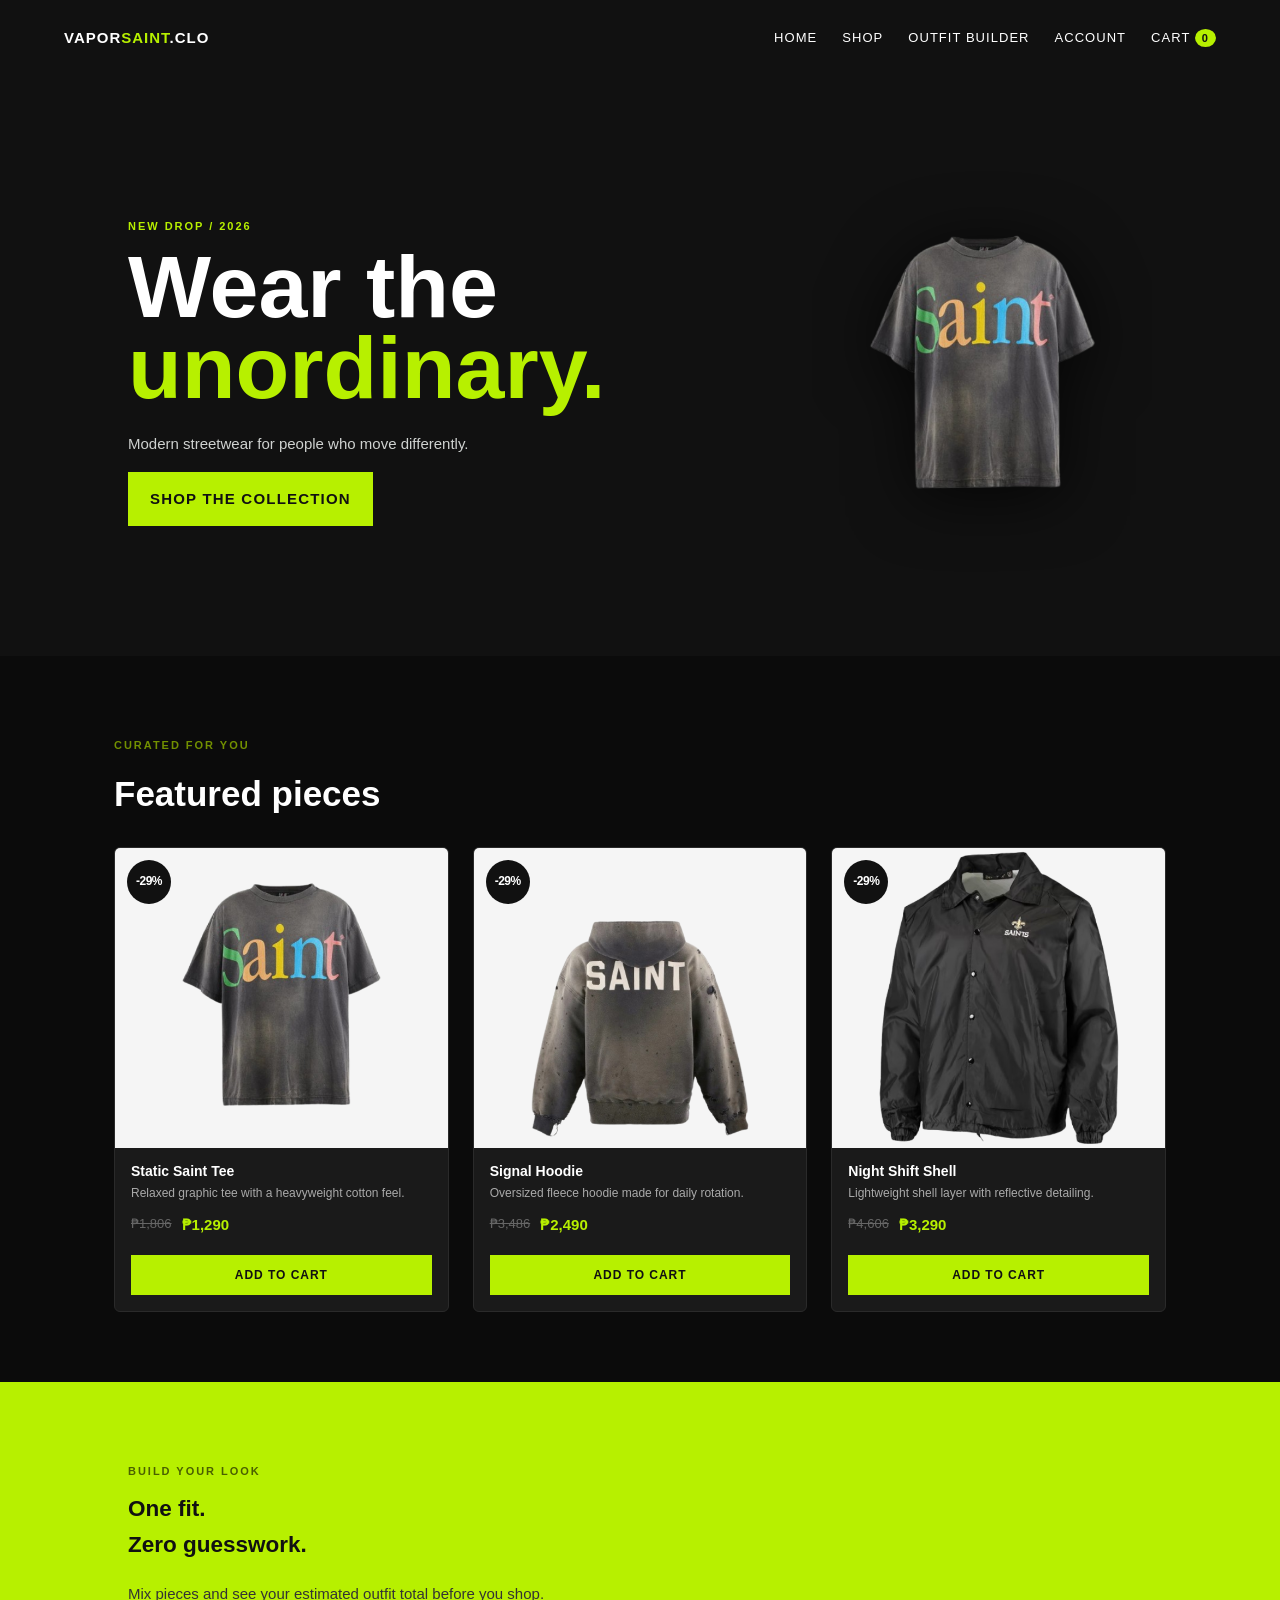
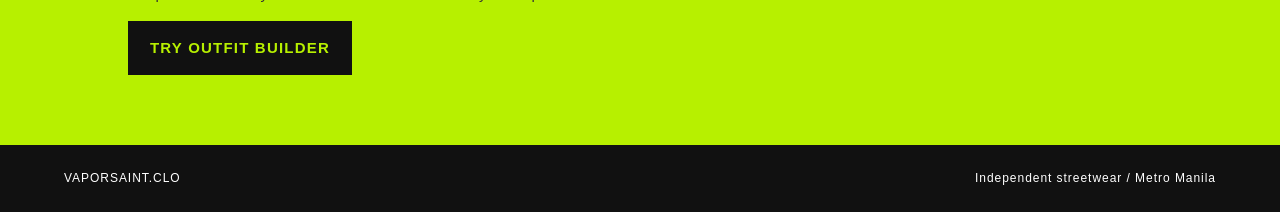
<file: index.html>
<!doctype html>
<html lang="en">
<head>
<meta charset="utf-8">
<meta name="viewport" content="width=device-width,initial-scale=1">
<title>VaporSaint.clo</title>
<link rel="stylesheet" href="css/styles.css?v=12">
</head>
<body>
<header>
<a class="brand" href="index.html">VAPOR<span>SAINT</span>.CLO</a>
<button class="menu-btn">?</button>
<nav>
<a href="index.html">Home</a>
<a href="products.html">Shop</a>
<a href="products.html#builder">Outfit Builder</a>
      <a href="account.php">Account</a>
<a href="cart.html">Cart <b class="cart-count">0</b>
</a>
</nav>
</header>
<main>
<section class="hero">
<div>
<p class="eyebrow">NEW DROP / 2026</p>
<h1>Wear the<br>
<em>unordinary.</em>
</h1>
<p>Modern streetwear for people who move differently.</p>
<a class="btn" href="products.html">Shop the collection</a>
</div>
<div class="hero-art">
  <img src="images/static-bloom.jpg" alt="Static Saint Tee">
</div>
</section>
<section class="section">
<p class="eyebrow">CURATED FOR YOU</p>
<h2>Featured pieces</h2>
<div id="featured" class="product-grid">
</div>
</section>
<section class="banner">
<div>
<p class="eyebrow">BUILD YOUR LOOK</p>
<h2>One fit.<br>Zero guesswork.</h2>
<p>Mix pieces and see your estimated outfit total before you shop.</p>
<a class="btn btn-dark" href="products.html#builder">Try Outfit Builder</a>
</div>

</section>
</main>
<footer>VAPORSAINT.CLO <span>Independent streetwear / Metro Manila</span>
</footer>
<script src="js/app.js">
</script>
<script>renderProducts('featured',PRODUCTS.slice(0,3));</script>
</body>
</html>
</file>
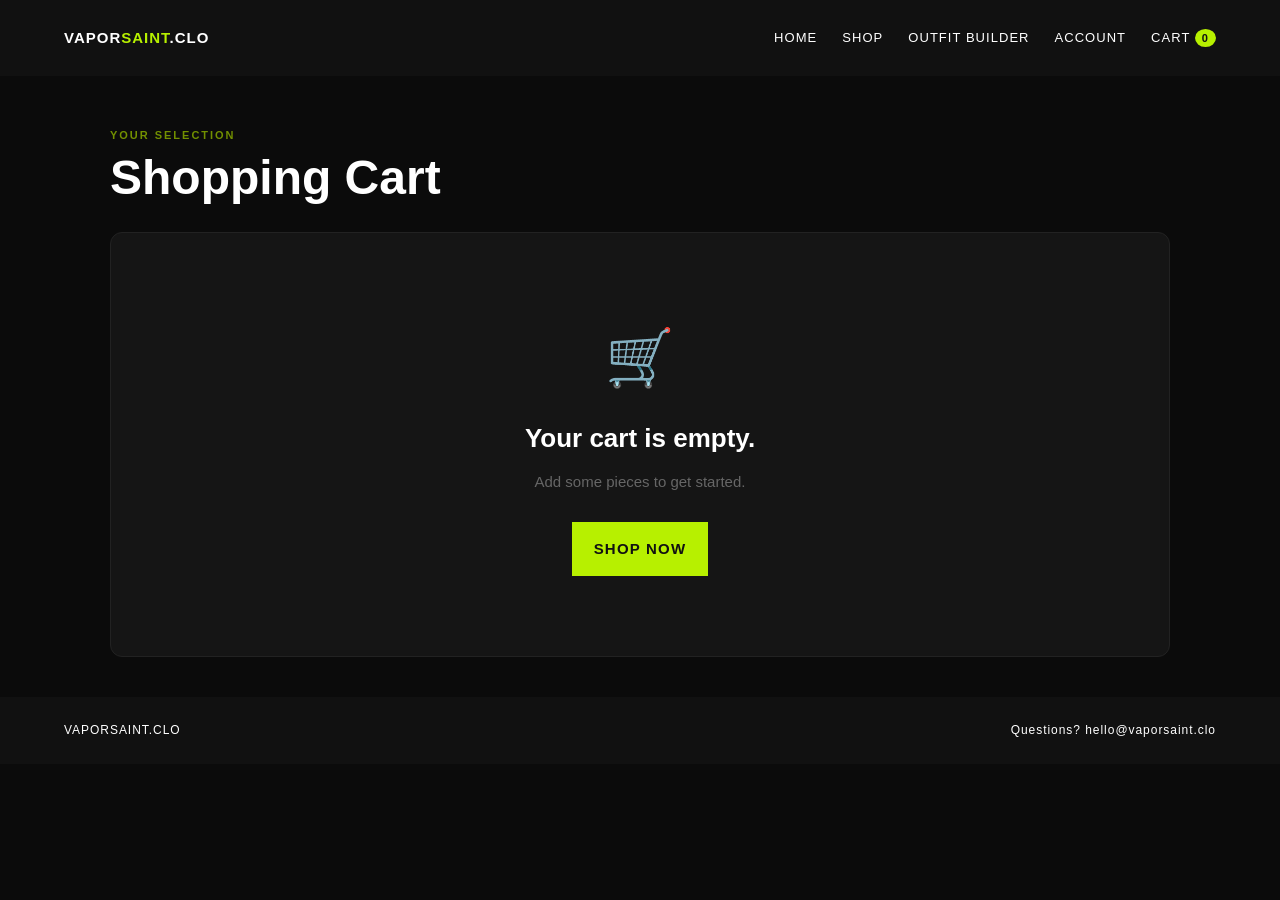
<file: cart.html>
<!doctype html>
<html lang="en">
<head>
  <meta charset="utf-8">
  <meta name="viewport" content="width=device-width, initial-scale=1">
  <title>Cart | VaporSaint.clo</title>
  <link rel="stylesheet" href="css/styles.css?v=12">
  <style>
    /* ── Cart page ── */
    .cart-page { max-width: 1100px; margin: 0 auto; padding: 40px 20px; }
    .cart-page .page-intro { padding: 0 0 32px; }
    .cart-page .page-intro h1 { font-size: 48px; color: #fff; margin: 6px 0 0; }

    /* Layout: items left, summary right */
    .cart-layout {
      display: grid;
      grid-template-columns: 1fr 360px;
      gap: 28px;
      align-items: start;
    }

    /* Cart items list */
    .cart-items-col { display: flex; flex-direction: column; gap: 14px; }

    /* Single cart row */
    .cart-row {
      display: grid;
      grid-template-columns: 90px 1fr auto;
      gap: 18px;
      align-items: center;
      background: #151515;
      border: 1px solid #222;
      border-radius: 10px;
      padding: 16px 20px;
    }

    /* Product thumbnail */
    .cart-thumb {
      width: 90px; height: 90px;
      background: #f5f5f5;
      border-radius: 6px;
      overflow: hidden;
      flex-shrink: 0;
    }
    .cart-thumb img { width: 100%; height: 100%; object-fit: contain; display: block; }

    /* Product info */
    .cart-info { display: flex; flex-direction: column; gap: 4px; }
    .cart-info .item-name { font-size: 15px; font-weight: 700; color: #fff; }
    .cart-info .item-cat  { font-size: 11px; color: #666; text-transform: uppercase; letter-spacing: .07em; }
    .cart-info .item-price { font-size: 13px; color: var(--lime); font-weight: 600; margin-top: 4px; }

    /* Qty + remove controls */
    .cart-actions { display: flex; flex-direction: column; align-items: flex-end; gap: 10px; }
    .qty-ctrl { display: flex; align-items: center; gap: 0; border: 1px solid #333; border-radius: 6px; overflow: hidden; }
    .qty-ctrl button {
      background: #1e1e1e; border: none; color: #ccc;
      width: 34px; height: 34px; font-size: 18px; cursor: pointer;
      display: flex; align-items: center; justify-content: center;
      transition: background .15s;
    }
    .qty-ctrl button:hover { background: #2a2a2a; color: #fff; }
    .qty-ctrl span { width: 36px; text-align: center; font-size: 14px; color: #fff; font-weight: 600; }
    .item-line-total { font-size: 15px; font-weight: 700; color: #fff; }
    .remove-btn {
      background: none; border: none; color: #555; font-size: 11px;
      text-transform: uppercase; letter-spacing: .07em; cursor: pointer;
      padding: 0;
    }
    .remove-btn:hover { color: #c33; }

    /* Empty state */
    .cart-empty {
      grid-column: 1 / -1;
      text-align: center;
      padding: 80px 20px;
      background: #151515;
      border: 1px solid #222;
      border-radius: 12px;
    }
    .cart-empty .empty-icon { font-size: 56px; margin-bottom: 16px; }
    .cart-empty h2 { font-size: 26px; color: #fff; margin: 0 0 10px; }
    .cart-empty p { color: #666; margin: 0 0 28px; }

    /* Summary sidebar */
    .cart-summary {
      background: #111;
      border: 1px solid #222;
      border-radius: 12px;
      padding: 28px 24px;
      position: sticky;
      top: 90px;
    }
    .cart-summary h2 { font-size: 16px; text-transform: uppercase; letter-spacing: .1em; color: #fff; margin: 0 0 20px; }
    .sum-row {
      display: flex; justify-content: space-between; align-items: center;
      padding: 12px 0; border-bottom: 1px solid #1e1e1e;
      font-size: 14px; color: #888;
    }
    .sum-row:last-of-type { border-bottom: none; }
    .sum-row b { color: #fff; }
    .sum-row.total { font-size: 17px; font-weight: 700; color: #fff; padding-top: 16px; border-top: 1px solid #333; margin-top: 4px; }
    .sum-row.total b { color: var(--lime); font-size: 20px; }
    .checkout-btn {
      display: block; width: 100%; margin-top: 20px;
      padding: 15px; text-align: center;
      background: var(--lime); color: #111;
      font-weight: 900; font-size: 13px;
      text-transform: uppercase; letter-spacing: .1em;
      border: none; border-radius: 7px; cursor: pointer;
      text-decoration: none;
    }
    .checkout-btn:hover { background: #c8ff00; }
    .continue-link {
      display: block; text-align: center; margin-top: 14px;
      font-size: 12px; color: #555;
      text-transform: uppercase; letter-spacing: .07em;
    }
    .continue-link:hover { color: var(--lime); }

    /* Mobile */
    @media(max-width: 700px) {
      .cart-layout { grid-template-columns: 1fr; }
      .cart-page .page-intro h1 { font-size: 34px; }
      .cart-row { grid-template-columns: 70px 1fr; gap: 12px; }
      .cart-actions { flex-direction: row; align-items: center; grid-column: 1 / -1; }
      .cart-summary { position: static; }
    }
  </style>
</head>
<body>
  <header>
    <a class="brand" href="index.html">VAPOR<span>SAINT</span>.CLO</a>
    <button class="menu-btn" aria-label="Open navigation">☰</button>
    <nav>
      <a href="index.html">Home</a>
      <a href="products.html">Shop</a>
      <a href="products.html#builder">Outfit Builder</a>
      <a href="account.php">Account</a>
      <a href="cart.html">Cart <b class="cart-count">0</b></a>
    </nav>
  </header>

  <main>
    <div class="cart-page">
      <div class="page-intro">
        <p class="eyebrow">YOUR SELECTION</p>
        <h1>Shopping Cart</h1>
      </div>
      <div class="cart-layout" id="cart-layout">
        <!-- JS renders content here -->
      </div>
    </div>
  </main>

  <footer>VAPORSAINT.CLO <span>Questions? hello@vaporsaint.clo</span></footer>

  <script src="js/app.js"></script>
  <script>renderCart();</script>
</body>
</html>
</file>
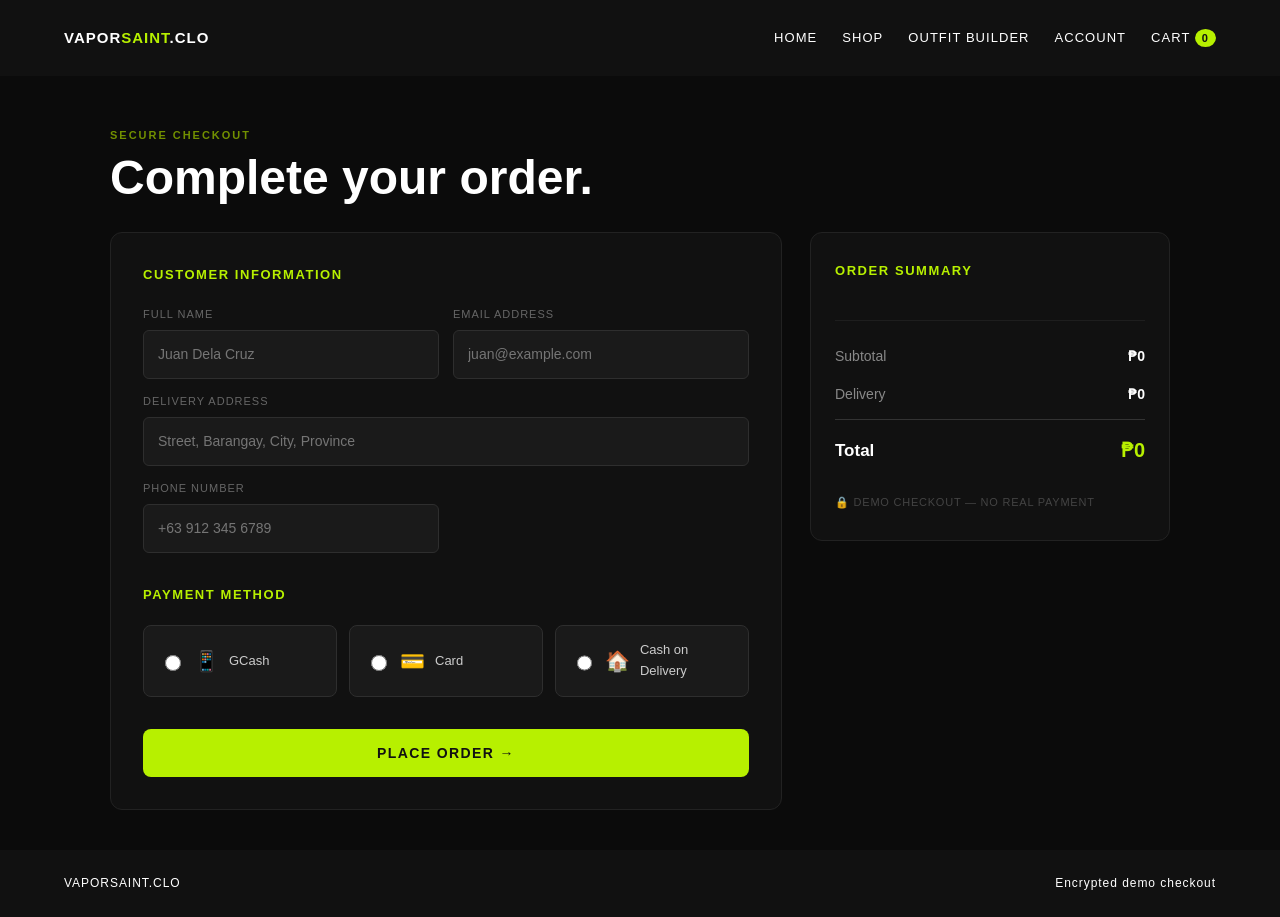
<file: checkout.html>
<!doctype html>
<html lang="en">
<head>
  <meta charset="utf-8">
  <meta name="viewport" content="width=device-width, initial-scale=1">
  <title>Checkout | VaporSaint.clo</title>
  <link rel="stylesheet" href="css/styles.css?v=12">
  <style>
    /* ── Checkout page ── */
    .checkout-page { max-width: 1100px; margin: 0 auto; padding: 40px 20px; }
    .checkout-page .page-intro { padding: 0 0 32px; }
    .checkout-page .page-intro h1 { font-size: 48px; color: #fff; margin: 6px 0 0; }

    .checkout-wrap {
      display: grid;
      grid-template-columns: 1fr 360px;
      gap: 28px;
      align-items: start;
    }

    /* Form card */
    .checkout-form-card {
      background: #111;
      border: 1px solid #222;
      border-radius: 12px;
      padding: 32px;
    }
    .checkout-form-card h2 {
      font-size: 13px; text-transform: uppercase; letter-spacing: .12em;
      color: var(--lime); margin: 0 0 20px;
    }
    .checkout-form-card h2 + h2 { margin-top: 32px; }
    .form-section { margin-bottom: 32px; }
    .form-section:last-of-type { margin-bottom: 0; }

    /* Input grid */
    .input-grid {
      display: grid;
      grid-template-columns: 1fr 1fr;
      gap: 14px;
    }
    .input-grid .full { grid-column: 1 / -1; }

    .field-label {
      display: flex; flex-direction: column; gap: 7px;
      font-size: 11px; text-transform: uppercase; letter-spacing: .09em; color: #666;
    }
    .field-label input, .field-label select {
      padding: 12px 14px;
      background: #1a1a1a;
      border: 1px solid #2e2e2e;
      border-radius: 6px;
      color: #fff;
      font-size: 14px;
      font-family: inherit;
      transition: border-color .2s;
    }
    .field-label input:focus, .field-label select:focus {
      outline: none;
      border-color: var(--lime);
    }

    /* Payment options */
    .payment-options { display: flex; gap: 12px; flex-wrap: wrap; }
    .pay-opt {
      flex: 1; min-width: 110px;
      display: flex; align-items: center; gap: 10px;
      background: #1a1a1a; border: 1px solid #2e2e2e;
      border-radius: 8px; padding: 14px 16px;
      cursor: pointer; transition: border-color .2s;
      font-size: 13px; color: #ccc;
      position: relative;
    }
    .pay-opt input[type="radio"] { accent-color: var(--lime); width: 16px; height: 16px; }
    .pay-opt:has(input:checked) {
      border-color: var(--lime);
      background: #131f00;
    }
    .pay-opt-icon { font-size: 20px; }

    /* Form message */
    .form-msg {
      margin: 16px 0 0;
      padding: 12px 16px;
      border-radius: 6px;
      font-size: 13px;
      display: none;
    }
    .form-msg.error { background: #2a0000; border: 1px solid #c33; color: #ff9999; display: block; }
    .form-msg.success { background: #182800; border: 1px solid var(--lime); color: #c8ff00; display: block; }

    /* Place order button */
    .place-order-btn {
      display: block; width: 100%; margin-top: 24px;
      padding: 16px; text-align: center;
      background: var(--lime); color: #111;
      font-weight: 900; font-size: 14px;
      text-transform: uppercase; letter-spacing: .1em;
      border: none; border-radius: 8px; cursor: pointer;
      transition: background .2s;
    }
    .place-order-btn:hover { background: #c8ff00; }
    .place-order-btn:disabled { background: #333; color: #666; cursor: not-allowed; }

    /* Summary sidebar */
    .checkout-summary-card {
      background: #111;
      border: 1px solid #222;
      border-radius: 12px;
      padding: 28px 24px;
      position: sticky;
      top: 90px;
    }
    .checkout-summary-card h2 {
      font-size: 13px; text-transform: uppercase; letter-spacing: .12em;
      color: var(--lime); margin: 0 0 18px;
    }

    /* Mini order lines */
    .summary-items { display: flex; flex-direction: column; gap: 12px; margin-bottom: 20px; }
    .summary-line {
      display: flex; align-items: center; gap: 12px;
    }
    .summary-thumb {
      width: 48px; height: 48px; background: #f5f5f5;
      border-radius: 5px; overflow: hidden; flex-shrink: 0;
    }
    .summary-thumb img { width: 100%; height: 100%; object-fit: contain; display: block; }
    .summary-line-info { flex: 1; }
    .summary-line-name { font-size: 13px; color: #fff; font-weight: 600; }
    .summary-line-qty  { font-size: 11px; color: #555; }
    .summary-line-price { font-size: 13px; color: #ccc; font-weight: 600; white-space: nowrap; }

    .sum-divider { border: none; border-top: 1px solid #1e1e1e; margin: 16px 0; }

    .sum-row {
      display: flex; justify-content: space-between; align-items: center;
      padding: 8px 0; font-size: 14px; color: #888;
    }
    .sum-row b { color: #fff; }
    .sum-row.total {
      font-size: 17px; font-weight: 700; color: #fff;
      padding-top: 14px; border-top: 1px solid #333; margin-top: 6px;
    }
    .sum-row.total b { color: var(--lime); font-size: 20px; }

    .secure-note {
      display: flex; align-items: center; gap: 8px;
      margin-top: 20px; font-size: 11px; color: #444;
      text-transform: uppercase; letter-spacing: .07em;
    }

    /* Mobile */
    @media(max-width: 700px) {
      .checkout-wrap { grid-template-columns: 1fr; }
      .checkout-page .page-intro h1 { font-size: 34px; }
      .input-grid { grid-template-columns: 1fr; }
      .input-grid .full { grid-column: 1; }
      .checkout-summary-card { position: static; }
      .payment-options { gap: 8px; }
    }
  </style>
</head>
<body>
  <header>
    <a class="brand" href="index.html">VAPOR<span>SAINT</span>.CLO</a>
    <button class="menu-btn" aria-label="Open navigation">☰</button>
    <nav>
      <a href="index.html">Home</a>
      <a href="products.html">Shop</a>
      <a href="products.html#builder">Outfit Builder</a>
      <a href="account.php">Account</a>
      <a href="cart.html">Cart <b class="cart-count">0</b></a>
    </nav>
  </header>

  <main>
    <div class="checkout-page">
      <div class="page-intro">
        <p class="eyebrow">SECURE CHECKOUT</p>
        <h1>Complete your order.</h1>
      </div>

      <div class="checkout-wrap">
        <!-- LEFT: Form -->
        <div class="checkout-form-card">
          <form id="checkout-form" novalidate>

            <div class="form-section">
              <h2>Customer Information</h2>
              <div class="input-grid">
                <label class="field-label">
                  Full Name
                  <input name="name" type="text" placeholder="Juan Dela Cruz" required>
                </label>
                <label class="field-label">
                  Email Address
                  <input name="email" type="email" placeholder="juan@example.com" required>
                </label>
                <label class="field-label full">
                  Delivery Address
                  <input name="address" type="text" placeholder="Street, Barangay, City, Province" required>
                </label>
                <label class="field-label">
                  Phone Number
                  <input name="phone" type="tel" placeholder="+63 912 345 6789" required>
                </label>
              </div>
            </div>

            <div class="form-section">
              <h2>Payment Method</h2>
              <div class="payment-options">
                <label class="pay-opt">
                  <input type="radio" name="payment" value="GCash" required>
                  <span class="pay-opt-icon">📱</span> GCash
                </label>
                <label class="pay-opt">
                  <input type="radio" name="payment" value="Card">
                  <span class="pay-opt-icon">💳</span> Card
                </label>
                <label class="pay-opt">
                  <input type="radio" name="payment" value="COD">
                  <span class="pay-opt-icon">🏠</span> Cash on Delivery
                </label>
              </div>
            </div>

            <div id="form-msg" class="form-msg"></div>
            <button class="place-order-btn" type="submit">Place Order →</button>
          </form>
        </div>

        <!-- RIGHT: Summary -->
        <aside class="checkout-summary-card">
          <h2>Order Summary</h2>
          <div class="summary-items" id="summary-items"></div>
          <hr class="sum-divider">
          <div class="sum-row"><span>Subtotal</span><b id="sum-subtotal">—</b></div>
          <div class="sum-row"><span>Delivery</span><b id="sum-delivery">—</b></div>
          <div class="sum-row total"><span>Total</span><b id="sum-total">—</b></div>
          <div class="secure-note">🔒 Demo checkout — no real payment</div>
        </aside>
      </div>
    </div>
  </main>

  <footer>VAPORSAINT.CLO <span>Encrypted demo checkout</span></footer>

  <script src="js/app.js"></script>
  <script>renderCheckout();</script>
</body>
</html>
</file>
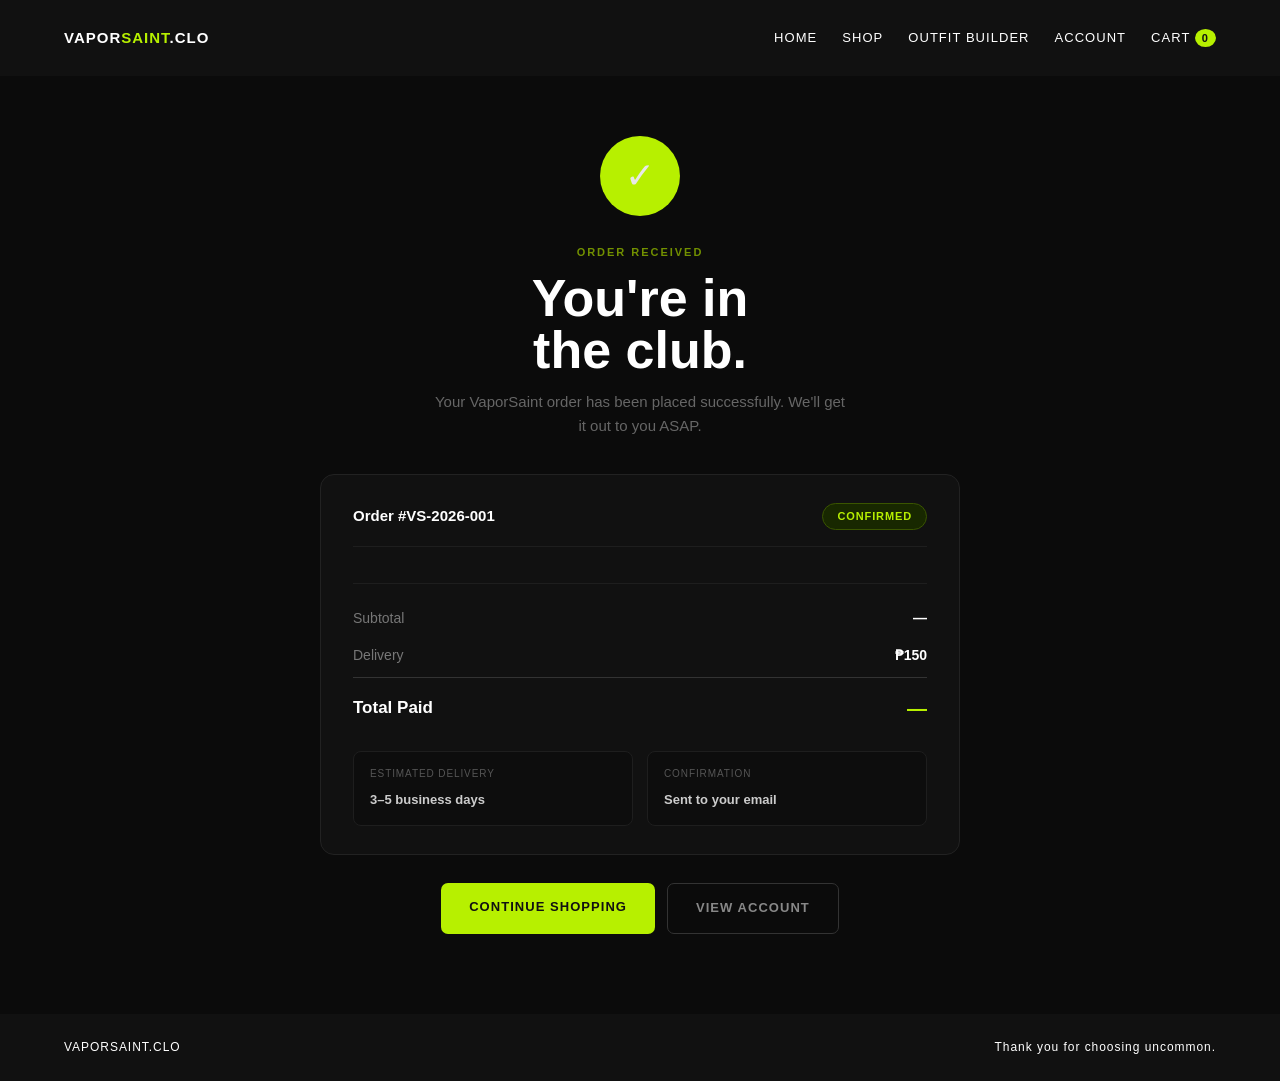
<file: confirmation.html>
<!doctype html>
<html lang="en">
<head>
  <meta charset="utf-8">
  <meta name="viewport" content="width=device-width, initial-scale=1">
  <title>Order Confirmed | VaporSaint.clo</title>
  <link rel="stylesheet" href="css/styles.css?v=12">
  <style>
    /* ── Confirmation page ── */
    .confirm-page {
      max-width: 680px;
      margin: 0 auto;
      padding: 60px 20px 80px;
      text-align: center;
    }

    /* Big checkmark */
    .confirm-icon {
      width: 80px; height: 80px;
      background: var(--lime);
      border-radius: 50%;
      display: flex; align-items: center; justify-content: center;
      font-size: 36px;
      margin: 0 auto 28px;
    }

    .confirm-page .eyebrow { margin-bottom: 10px; }
    .confirm-page h1 {
      font-size: 52px; color: #fff;
      line-height: 1; margin: 0 0 14px;
    }
    .confirm-page .sub {
      font-size: 15px; color: #666;
      max-width: 420px; margin: 0 auto 36px;
      line-height: 1.6;
    }

    /* Order card */
    .confirm-card {
      background: #111;
      border: 1px solid #222;
      border-radius: 14px;
      padding: 28px 32px;
      text-align: left;
      margin-bottom: 28px;
    }
    .confirm-card-header {
      display: flex; justify-content: space-between; align-items: center;
      padding-bottom: 16px; border-bottom: 1px solid #1e1e1e;
      margin-bottom: 16px;
    }
    .confirm-card-header .order-num {
      font-size: 15px; font-weight: 700; color: #fff;
    }
    .confirm-card-header .order-status {
      background: #182800; color: var(--lime);
      border: 1px solid #3a5500; border-radius: 20px;
      padding: 4px 14px; font-size: 11px;
      text-transform: uppercase; letter-spacing: .08em; font-weight: 700;
    }

    /* Order items in confirmation */
    .confirm-items { display: flex; flex-direction: column; gap: 12px; margin-bottom: 20px; }
    .confirm-line {
      display: flex; align-items: center; gap: 14px;
    }
    .confirm-thumb {
      width: 52px; height: 52px; background: #f5f5f5;
      border-radius: 6px; overflow: hidden; flex-shrink: 0;
    }
    .confirm-thumb img { width: 100%; height: 100%; object-fit: contain; display: block; }
    .confirm-line-info { flex: 1; }
    .confirm-line-name { font-size: 13px; color: #fff; font-weight: 600; }
    .confirm-line-qty  { font-size: 11px; color: #555; }
    .confirm-line-price { font-size: 13px; color: #ccc; font-weight: 600; }

    .confirm-divider { border: none; border-top: 1px solid #1e1e1e; margin: 16px 0; }

    .confirm-row {
      display: flex; justify-content: space-between; align-items: center;
      padding: 7px 0; font-size: 14px; color: #777;
    }
    .confirm-row b { color: #fff; }
    .confirm-row.total {
      font-size: 17px; font-weight: 700; color: #fff;
      padding-top: 14px; border-top: 1px solid #333; margin-top: 4px;
    }
    .confirm-row.total b { color: var(--lime); font-size: 20px; }

    /* Delivery estimate */
    .confirm-meta {
      display: grid;
      grid-template-columns: 1fr 1fr;
      gap: 14px;
      margin-top: 20px;
    }
    .confirm-meta-item {
      background: #0d0d0d; border: 1px solid #1e1e1e;
      border-radius: 8px; padding: 14px 16px;
    }
    .confirm-meta-item small {
      display: block; font-size: 10px; text-transform: uppercase;
      letter-spacing: .09em; color: #555; margin-bottom: 5px;
    }
    .confirm-meta-item span { font-size: 13px; color: #ccc; font-weight: 600; }

    /* CTA buttons */
    .confirm-actions {
      display: flex; gap: 12px; justify-content: center; flex-wrap: wrap;
      margin-top: 10px;
    }
    .confirm-actions .btn {
      padding: 14px 28px;
      font-size: 13px;
      border-radius: 7px;
    }
    .btn-ghost-confirm {
      display: inline-block;
      padding: 14px 28px; font-size: 13px; border-radius: 7px;
      border: 1px solid #333; color: #888; background: transparent;
      text-transform: uppercase; letter-spacing: .08em; font-weight: bold;
      cursor: pointer; text-decoration: none;
      transition: border-color .2s, color .2s;
    }
    .btn-ghost-confirm:hover { border-color: var(--lime); color: var(--lime); }

    @media(max-width: 600px) {
      .confirm-page h1 { font-size: 36px; }
      .confirm-card { padding: 20px; }
      .confirm-meta { grid-template-columns: 1fr; }
      .confirm-actions { flex-direction: column; }
      .confirm-actions .btn, .btn-ghost-confirm { width: 100%; text-align: center; }
    }
  </style>
</head>
<body>
  <header>
    <a class="brand" href="index.html">VAPOR<span>SAINT</span>.CLO</a>
    <button class="menu-btn" aria-label="Open navigation">☰</button>
    <nav>
      <a href="index.html">Home</a>
      <a href="products.html">Shop</a>
      <a href="products.html#builder">Outfit Builder</a>
      <a href="account.php">Account</a>
      <a href="cart.html">Cart <b class="cart-count">0</b></a>
    </nav>
  </header>

  <main>
    <div class="confirm-page">
      <div class="confirm-icon">✓</div>
      <p class="eyebrow">ORDER RECEIVED</p>
      <h1>You're in<br>the club.</h1>
      <p class="sub">Your VaporSaint order has been placed successfully. We'll get it out to you ASAP.</p>

      <div class="confirm-card" id="confirm-card">
        <!-- JS renders order details here -->
        <div class="confirm-card-header">
          <span class="order-num" id="confirm-order-num">Order #VS-2026-001</span>
          <span class="order-status">Confirmed</span>
        </div>
        <div class="confirm-items" id="confirm-items"></div>
        <hr class="confirm-divider">
        <div class="confirm-row"><span>Subtotal</span><b id="confirm-subtotal">—</b></div>
        <div class="confirm-row"><span>Delivery</span><b id="confirm-delivery">₱150</b></div>
        <div class="confirm-row total"><span>Total Paid</span><b id="confirm-total">—</b></div>
        <div class="confirm-meta">
          <div class="confirm-meta-item">
            <small>Estimated delivery</small>
            <span>3–5 business days</span>
          </div>
          <div class="confirm-meta-item">
            <small>Confirmation</small>
            <span>Sent to your email</span>
          </div>
        </div>
      </div>

      <div class="confirm-actions">
        <a class="btn" href="products.html">Continue Shopping</a>
        <a class="btn-ghost-confirm" href="account.php">View Account</a>
      </div>
    </div>
  </main>

  <footer>VAPORSAINT.CLO <span>Thank you for choosing uncommon.</span></footer>

  <script src="js/app.js"></script>
  <script>renderConfirmation();</script>
</body>
</html>
</file>
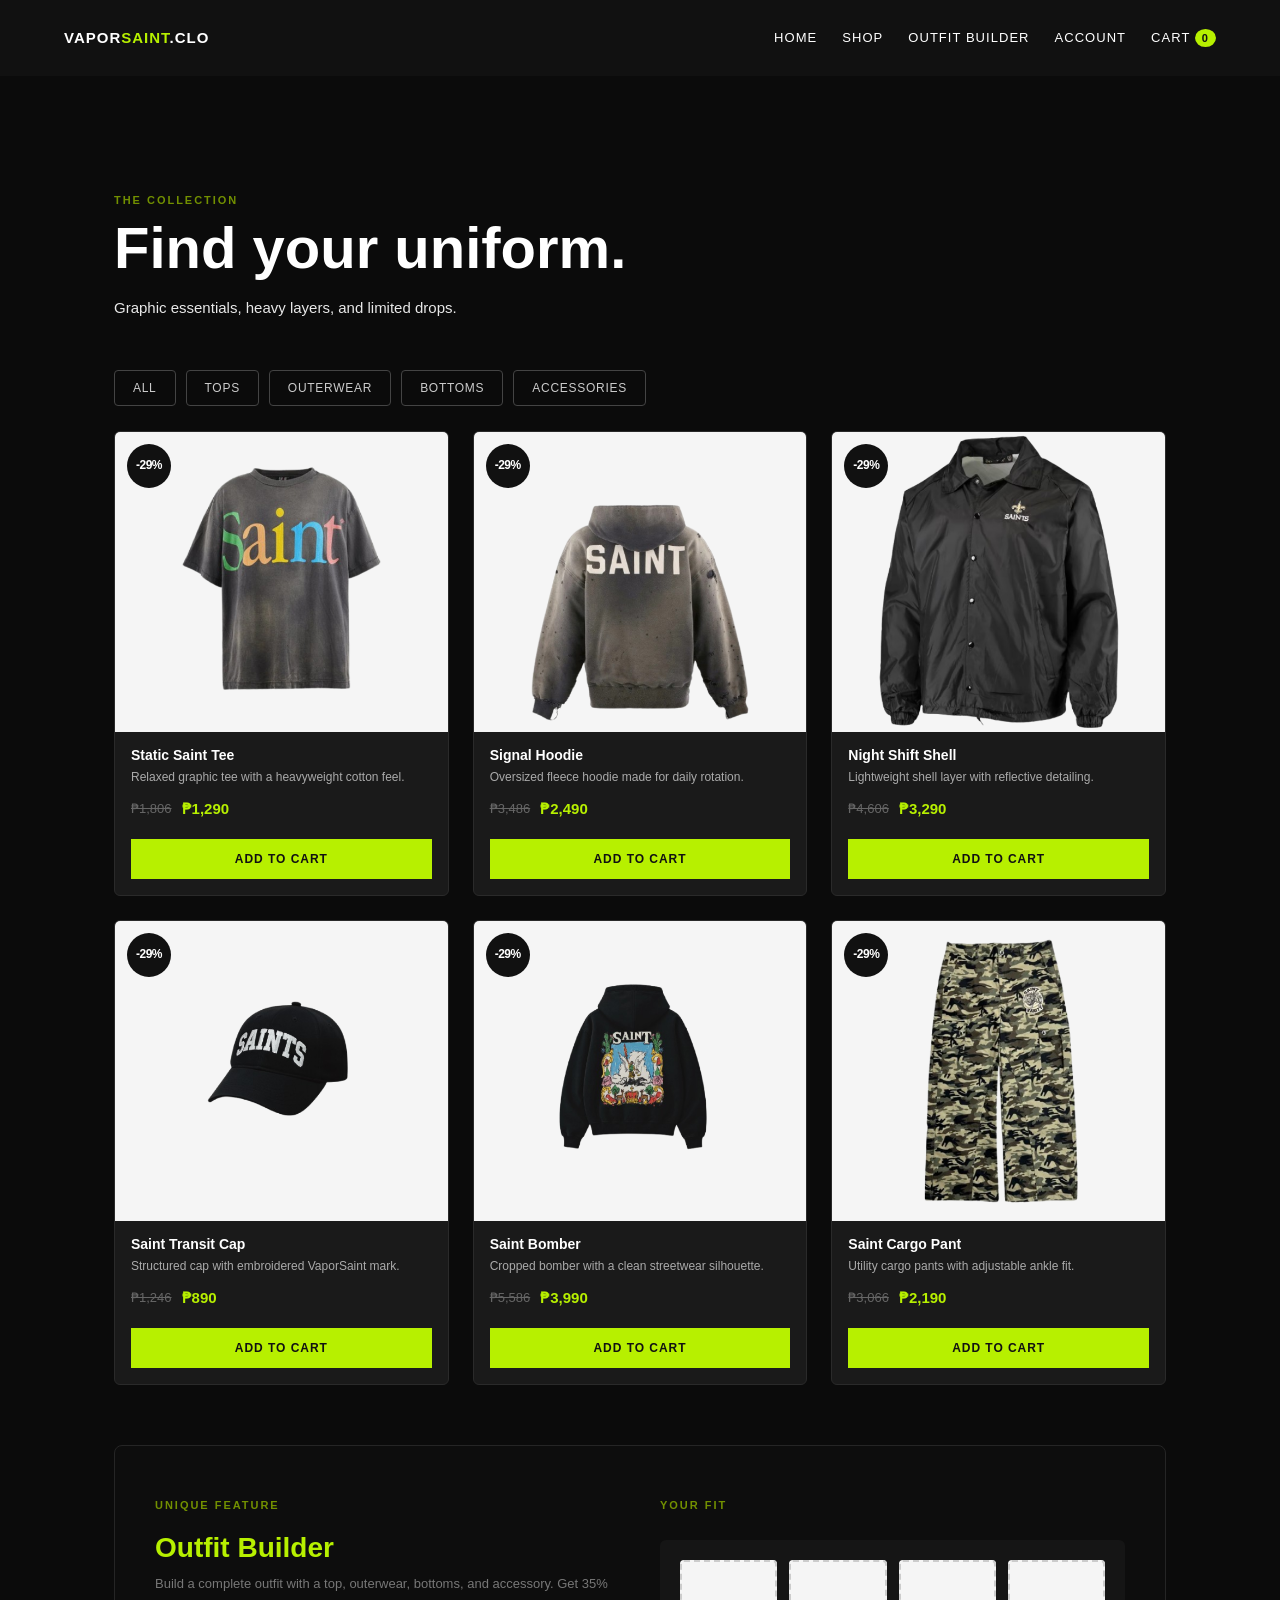
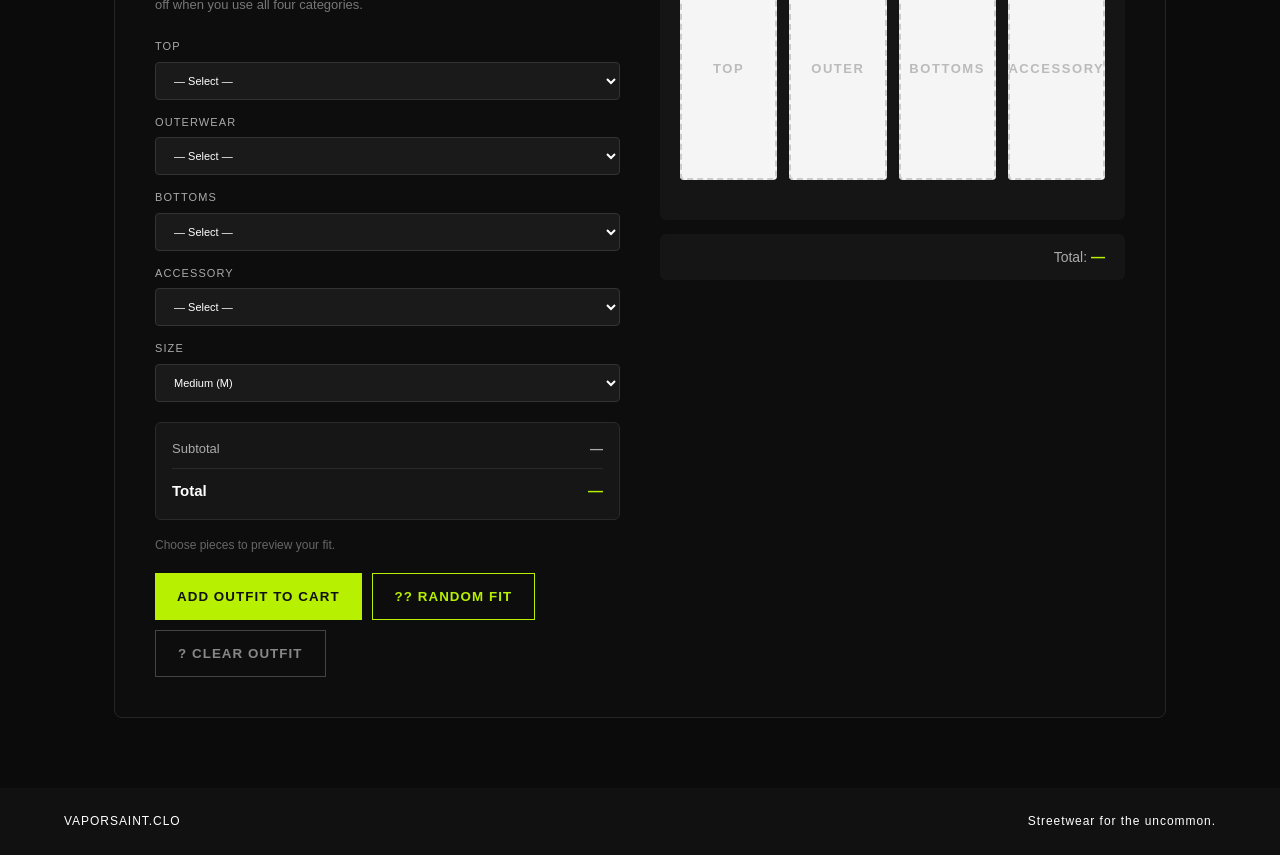
<file: products.html>
<!doctype html>
<html lang="en">
<head>
<meta charset="utf-8">
<meta name="viewport" content="width=device-width,initial-scale=1">
<title>Shop | VaporSaint.clo</title>
<link rel="stylesheet" href="css/styles.css?v=12">
</head>
<body>
<header>
<a class="brand" href="index.html">VAPOR<span>SAINT</span>.CLO</a>
<button class="menu-btn">?</button>
<nav>
<a href="index.html">Home</a>
<a href="products.html">Shop</a>
<a href="#builder">Outfit Builder</a>
      <a href="account.php">Account</a>
<a href="cart.html">Cart <b class="cart-count">0</b>
</a>
</nav>
</header>
<main class="container">
<div class="page-intro">
<p class="eyebrow">THE COLLECTION</p>
<h1>Find your uniform.</h1>
<p>Graphic essentials, heavy layers, and limited drops.</p>
</div>
<div class="filters">
<button data-filter="All">All</button>
<button data-filter="Tops">Tops</button>
<button data-filter="Outerwear">Outerwear</button>
<button data-filter="Bottoms">Bottoms</button>
<button data-filter="Accessories">Accessories</button>
</div>
<div id="catalog" class="product-grid">
</div>
<section id="builder" class="builder">

  <!-- -- LEFT: Controls -- -->
  <div class="builder-controls">
    <p class="eyebrow">UNIQUE FEATURE</p>
    <h2>Outfit Builder</h2>
    <p class="builder-sub">Build a complete outfit with a top, outerwear, bottoms, and accessory. Get 35% off when you use all four categories.</p>

    <!-- Product dropdowns � each shows only its matching category -->
    <div class="builder-fields">
      <label>Top
        <select id="builder-top"><option value="">� Select a Top �</option></select>
      </label>
      <label>Outerwear
        <select id="builder-outer"><option value="">� Select Outerwear �</option></select>
      </label>
      <label>Bottoms
        <select id="builder-bottoms"><option value="">� Select Bottoms �</option></select>
      </label>
      <label>Accessory
        <select id="builder-accessory"><option value="">� Select Accessory �</option></select>
      </label>
      <label>Size
        <select id="builder-size">
          <option value="S">Small (S)</option>
          <option value="M" selected>Medium (M)</option>
          <option value="L">Large (L)</option>
          <option value="XL">XL</option>
        </select>
      </label>
    </div>

    <!-- Price summary � updates live as selections change -->
    <div class="builder-pricing">
      <div class="pricing-row"><span>Subtotal</span><b id="b-subtotal">�</b></div>
      <div class="pricing-row discount-row" id="b-discount-row" style="display:none">
        <span id="b-discount-label">Outfit Discount</span>
        <b id="b-discount" class="lime">�</b>
      </div>
      <div class="pricing-row total-row">
        <span>Total</span><b id="b-total" class="lime">�</b>
      </div>
    </div>

    <!-- Status / selection count message -->
    <p id="builder-result" class="builder-result">Choose pieces to preview your fit.</p>

    <!-- Action buttons -->
    <div class="builder-actions">
      <button class="btn" id="add-outfit">Add Outfit to Cart</button>
      <button class="btn btn-outline" id="random-outfit">?? Random Fit</button>
      <button class="btn btn-ghost" id="clear-outfit">? Clear Outfit</button>
    </div>

    <!-- Success / error message shown after adding to cart -->
    <div id="builder-success" class="builder-success" style="display:none"></div>
  </div>

  <!-- -- RIGHT: Live Preview -- -->
  <div class="builder-preview-panel">
    <p class="eyebrow">YOUR FIT</p>

    <!-- Four image boxes: Top � Outerwear � Bottoms � Accessory -->
    <div class="builder-preview">

      <div class="preview-item" id="preview-top">
        <div class="preview-placeholder"><span>TOP</span></div>
      </div>

      <div class="preview-item" id="preview-outer">
        <div class="preview-placeholder"><span>OUTER</span></div>
      </div>

      <div class="preview-item" id="preview-bottoms">
        <div class="preview-placeholder"><span>BOTTOMS</span></div>
      </div>

      <div class="preview-item" id="preview-accessory">
        <div class="preview-placeholder"><span>ACC</span></div>
      </div>

    </div>

    <!-- Running total strip below the previews -->
    <div class="preview-total-bar">
      Total: <strong id="preview-total" class="lime">�</strong>
    </div>
  </div>

</section>
</main>
<footer>VAPORSAINT.CLO <span>Streetwear for the uncommon.</span>
</footer>
<script src="js/app.js">
</script>
<script>initCatalog();initBuilder();</script>
</body>
</html>
</file>
<file: css/styles.css>
:root{--black:#111;
--lime:#b7f000;
--off:#0b0b0b;
--gray:#aeb4b8;
--text:#e8e8e8;
--muted:#888}
*{box-sizing:border-box}
body{margin:0;
background:var(--off);
color:var(--text);
font:15px/1.6 'Segoe UI',Arial,sans-serif}
a{color:inherit;
text-decoration:none}
header{height:76px;
padding:0 5vw;
display:flex;
align-items:center;
justify-content:space-between;
background:var(--black);
color:#fff;
position:sticky;
top:0;
z-index:5}
.brand{font-weight:900;
letter-spacing:1px}
.brand span{color:var(--lime)}
nav{display:flex;
gap:25px;
align-items:center;
font-size:13px;
text-transform:uppercase;
letter-spacing:.08em}
nav a:hover{color:var(--lime)}
.cart-count{background:var(--lime);
color:#111;
border-radius:50%;
padding:3px 7px;
font-size:11px}
.menu-btn{display:none;
background:none;
color:#fff;
border:0;
font-size:24px}
.hero{background:var(--black);
color:#fff;
min-height:500px;
padding:80px 10vw;
display:flex;
justify-content:space-between;
align-items:center}
.eyebrow{font-size:11px;
letter-spacing:.18em;
font-weight:bold;
color:#729000}
.hero .eyebrow{color:var(--lime)}
h1,h2,h3,h4,h5,h6{color:#fff;margin-top:0}
h1{font-size:clamp(42px,7vw,88px);
line-height:.92;
margin:10px 0 22px}
p{color:var(--text)}
.hero em{color:var(--lime);
font-style:normal}
.hero p{max-width:440px;
line-height:1.7;
color:#cfd2d0}
.hero-art{
  height:420px;
  width:340px;
  background:transparent;
  display:flex;
  align-items:center;
  justify-content:center;
  flex-shrink:0;
  overflow:hidden}
.hero-art img{
  width:100%;
  height:100%;
  object-fit:contain;
  object-position:center;
  display:block;
  filter:drop-shadow(0 8px 32px rgba(0,0,0,.7))}
/* old builder-preview stub removed — real builder CSS is in the OUTFIT BUILDER section below */
.section,.container{max-width:1180px;
margin:auto;
padding:70px 5vw;
color:var(--text)}
.section h2{font-size:35px;
margin:8px 0 25px;
color:#fff}
.product-grid{
display:grid;
grid-template-columns:repeat(3,1fr);
gap:24px}
/* Make every anchor inside a card block-level so the absolute img stays inside */
.product-card a{display:block;overflow:hidden}
.product-card{
background:#1a1a1a;
border:1px solid #2a2a2a;
border-radius:6px;
overflow:hidden;
display:flex;
flex-direction:column}
.product-image{
position:relative;
width:100%;
height:300px;
background:#f5f5f5;
background-position:center;
background-repeat:no-repeat;
background-size:contain;
overflow:hidden;
flex-shrink:0}
.product-image img{
position:absolute;
top:0;left:0;
width:100%;
height:100%;
object-fit:contain;
object-position:center center;
display:block}
.discount-badge{
position:absolute;
top:12px;
left:12px;
background:#111;
color:#fff;
font-size:12px;
font-weight:bold;
width:44px;
height:44px;
border-radius:50%;
display:flex;
align-items:center;
justify-content:center;
z-index:3;
letter-spacing:-.5px}
.product-tag{display:none}
.product-cat{display:none}
.product-info{
padding:14px 16px 8px;
flex:1;
display:flex;
flex-direction:column;
gap:5px}
.product-name{
font-size:14px;
font-weight:700;
color:#fff;
line-height:1.3}
.product-desc{
margin:0;
font-size:12px;
color:#888;
line-height:1.4}
.product-price-row{
display:flex;
align-items:center;
gap:10px;
margin-top:6px}
.price-old{
font-size:13px;
color:#666;
text-decoration:line-through}
.price-new{
font-size:15px;
font-weight:700;
color:var(--lime)}
.card-footer{
padding:0 16px 16px}
.card-btn{
display:block;
width:100%;
text-align:center;
padding:12px;
font-size:12px;
letter-spacing:.1em}
.product-info b{font-size:14px;color:#fff}
.product-info p{margin:0;color:#aaa;font-size:12px}
.product-info strong{color:var(--lime);font-size:15px;white-space:nowrap}
.product-card .btn{display:block;width:100%;text-align:center;margin-top:10px;padding:13px}
.btn{display:inline-block;
border:0;
background:var(--lime);
color:var(--black);
padding:15px 22px;
font-weight:bold;
text-transform:uppercase;
letter-spacing:.08em;
cursor:pointer}
.btn-dark{background:var(--black);
color:var(--lime)}
.banner{background:var(--lime);
padding:70px 10vw;
display:flex;
justify-content:space-between;
align-items:center;
color:#111}
.banner h2{color:#111}
.banner p{color:#333}
.banner .eyebrow{color:#4a6000}
.banner-mark{display:none}
.page-intro{padding:35px 0}
.page-intro h1{font-size:58px;color:#fff}
.page-intro .eyebrow{color:#729000}
.filters{display:flex;
gap:10px;
margin-bottom:25px}
.filters button{border:1px solid #444;
background:transparent;
color:#ccc;
padding:10px 18px;
cursor:pointer;
border-radius:4px;
font-size:12px;
letter-spacing:.06em;
text-transform:uppercase}
.filters button:hover{border-color:var(--lime);color:var(--lime)}
.filters button.active{background:var(--lime);border-color:var(--lime);color:#111;font-weight:bold}
/* ═══════════════════════════════════════════
   OUTFIT BUILDER
═══════════════════════════════════════════ */

/* Outer section: two-column grid — controls left, preview right */
.builder {
  margin-top: 60px;
  background: #0d0d0d;
  border: 1px solid #252525;
  border-radius: 8px;
  color: #fff;
  padding: 40px;
  display: grid;
  grid-template-columns: 1fr 1fr;
  gap: 40px;
  align-items: start }

.builder h2 { color: var(--lime); font-size: 28px; margin: 6px 0 4px }
.builder-sub { color: #777; font-size: 13px; margin: 0 0 22px }

/* ── LEFT: Dropdowns ── */
.builder-fields {
  display: grid;
  grid-template-columns: 1fr;
  gap: 14px;
  margin-bottom: 20px }

/* Labels above each select */
.builder label,
.checkout-layout label {
  display: flex;
  flex-direction: column;
  gap: 6px;
  font-size: 11px;
  text-transform: uppercase;
  letter-spacing: .1em;
  color: #aaa }

/* All selects and inputs in the builder */
.builder select,
input,
select,
textarea {
  padding: 11px 14px;
  border: 1px solid #333;
  background: #1a1a1a;
  color: #fff;
  font: inherit;
  border-radius: 4px }

.builder select:focus,
input:focus,
select:focus,
textarea:focus { outline: 2px solid var(--lime); border-color: var(--lime) }

/* ── Pricing breakdown ── */
.builder-pricing {
  background: #161616;
  border: 1px solid #2a2a2a;
  border-radius: 6px;
  padding: 16px;
  margin-bottom: 16px;
  display: grid;
  gap: 8px }

.pricing-row {
  display: flex;
  justify-content: space-between;
  font-size: 13px;
  color: #aaa }

.pricing-row.discount-row { color: #9ecf00 }

.pricing-row.total-row {
  border-top: 1px solid #2a2a2a;
  padding-top: 10px;
  color: #fff;
  font-weight: bold;
  font-size: 15px }

.lime { color: var(--lime) }

/* Status / count message */
.builder-result {
  font-size: 12px;
  color: #666;
  margin: 0 0 18px;
  min-height: 18px }

/* ── Action buttons ── */
.builder-actions {
  display: flex;
  flex-wrap: wrap;
  gap: 10px }

.btn-outline {
  background: transparent;
  border: 1px solid var(--lime);
  color: var(--lime) }

.btn-outline:hover { background: var(--lime); color: #111 }

.btn-ghost {
  background: transparent;
  border: 1px solid #444;
  color: #888 }

.btn-ghost:hover { border-color: #aaa; color: #fff }

/* Success / error banner after adding to cart */
.builder-success {
  margin-top: 14px;
  padding: 12px 16px;
  border-radius: 4px;
  font-size: 13px;
  line-height: 1.5 }

.builder-success.ok    { background: #182800; border: 1px solid var(--lime); color: #c8ff00 }
.builder-success.error { background: #2a0000; border: 1px solid #c33;        color: #ff9999 }

/* ── RIGHT: Preview panel ── */
.builder-preview-panel {
  display: flex;
  flex-direction: column;
  gap: 14px }

/* Four-column product photo grid — Top · Outerwear · Bottoms · Accessory */
.builder-preview {
  display: grid;
  grid-template-columns: repeat(4, 1fr);
  gap: 12px;
  min-height: 280px;
  padding: 20px;
  background: #151515;
  border-radius: 6px;
  overflow: hidden }   /* keeps images contained */

/* One photo box per slot */
.preview-item {
  background: #f5f5f5;
  height: 220px;
  text-align: center;
  overflow: hidden;
  border-radius: 4px;
  display: flex;
  flex-direction: column;
  align-items: center;
  justify-content: flex-start }

/* Product photo inside each box */
.builder-preview img {
  width: 100%;
  height: 180px;
  object-fit: contain;
  display: block;
  flex-shrink: 0 }

/* Product name below the photo */
.pi-name {
  margin: 4px 6px 0;
  font-size: 11px;
  font-weight: 600;
  color: #111;
  text-align: center;
  white-space: nowrap;
  overflow: hidden;
  text-overflow: ellipsis;
  width: 100% }

/* Price below the name */
.pi-price {
  margin: 2px 0 0;
  font-size: 11px;
  color: #555;
  text-align: center }

/* Placeholder shown when slot is empty */
.preview-placeholder {
  width: 100%;
  height: 220px;
  display: flex;
  align-items: center;
  justify-content: center;
  color: #bbb;
  font-size: 13px;
  font-weight: bold;
  letter-spacing: .12em;
  border: 2px dashed #ccc;
  border-radius: 4px }

/* Running total strip below the three boxes */
.preview-total-bar {
  padding: 12px 20px;
  background: #151515;
  border-radius: 6px;
  font-size: 14px;
  color: #aaa;
  text-align: right }


.detail{padding:70px 0}
.detail-grid{display:grid;
grid-template-columns:1fr 1fr;
gap:55px;
align-items:center}
.detail-grid>.product-image{height:520px;background:#f5f5f5;border-radius:6px}
.detail-copy h1{font-size:60px}
.quantity{width:75px}
.cart-layout,.checkout-layout{display:grid;
grid-template-columns:1.4fr .8fr;
gap:35px;
align-items:start}
.cart-line,.summary,.order-card{background:#151515;
color:#e8e8e8;
padding:20px;
margin-bottom:12px}
.cart-line{display:grid;
grid-template-columns:70px 1fr auto auto;
gap:15px;
align-items:center}
.mini-image{height:70px;
background:#333;
color:var(--lime);
display:grid;
place-items:center;
font-weight:bold}
.cart-line button{border:0;
background:#2a2a2a;
color:#ccc;
padding:8px;
cursor:pointer}
.cart-line button:hover{background:#3a3a3a;color:#fff}
.summary{border-top:5px solid var(--lime)}
.summary-row{display:flex;
justify-content:space-between;
padding:10px 0;
border-bottom:1px solid #2a2a2a;
color:#ccc}
.summary-row b{color:#fff}
.form-grid{grid-template-columns:1fr 1fr}
.form-grid label:nth-child(3){grid-column:1/-1}
.checkout-layout form{background:#151515;
color:#e8e8e8;
padding:28px}
.checkout-layout h2{font-size:22px;
color:#fff;
margin-top:0;
margin-bottom:20px}
.payment{display:flex;
gap:20px;
margin:20px 0}
.payment label{flex-direction:row;
align-items:center;
text-transform:none;
color:#ccc}
.form-message{color:#ff7777;
min-height:20px}
.confirmation{text-align:center;
min-height:600px;
color:var(--text)}
.confirmation h1{font-size:65px;color:#fff}
.confirmation p{color:#ccc}
.confirmation .order-card{display:grid;
gap:12px;
max-width:500px;
margin:35px auto;
text-align:left;
color:#ccc}
footer{background:var(--black);
color:#fff;
padding:24px 5vw;
display:flex;
justify-content:space-between;
font-size:12px;
letter-spacing:.08em}
@media(max-width:900px){
.product-grid{grid-template-columns:repeat(2,1fr)}}
@media(max-width:700px){header{height:65px}
.menu-btn{display:block}
nav{display:none;
position:absolute;
top:65px;
left:0;
right:0;
background:var(--black);
padding:20px;
flex-direction:column;
align-items:flex-start}
nav.open{display:flex}
.hero{padding:55px 7vw;
min-height:610px;
display:block}
.hero-art{width:210px;
height:210px;
margin:45px auto 0;
font-size:60px}
.section,.container{padding:45px 6vw}
.product-grid{grid-template-columns:1fr}
.banner{padding:50px 7vw;
display:block}
.banner-mark{margin-top:35px}
.page-intro h1{font-size:46px}
/* Builder collapses to single column on mobile */
.builder{padding:28px 20px;
grid-template-columns:1fr;
gap:28px}
.builder-fields,.form-grid{grid-template-columns:1fr}
/* Preview grid stays 3-col but boxes shrink */
.builder-preview{padding:12px;min-height:auto}
.preview-item{height:160px}
.builder-preview img{height:120px}
.builder-actions{flex-direction:column}
.builder-actions .btn{width:100%;text-align:center}
.detail-grid,.cart-layout,.checkout-layout{grid-template-columns:1fr}
.detail-grid>.product-image{height:300px;background:#f5f5f5}
.detail-copy h1{font-size:46px}
.cart-line{grid-template-columns:55px 1fr auto}
.cart-line .line-price{grid-column:2}
.payment{flex-direction:column;
gap:10px}
footer{display:block;
line-height:2}
}
.auth-layout{display:grid;grid-template-columns:1fr 1fr;gap:35px}
.auth-card{background:#151515;border:1px solid #383838;border-radius:8px;padding:30px;color:#e8e8e8}
.auth-card h2{font-size:28px;text-transform:uppercase;color:#fff}
.auth-card form{display:grid;gap:18px}
.auth-card label{display:flex;flex-direction:column;gap:7px;font-size:12px;text-transform:uppercase;letter-spacing:.08em;color:#aaa}
.auth-card .checkbox{display:block;text-transform:none;letter-spacing:0}
.auth-card small{display:block;text-align:center;color:var(--gray);margin-top:16px}
.auth-card p{color:#bbb}
.two-columns{grid-template-columns:1fr 1fr}
.account-layout{display:grid;grid-template-columns:230px 1fr;gap:25px}
.account-sidebar,.account-content,.profile-panel{background:#151515;border:1px solid #383838;border-radius:8px;padding:25px;color:#e8e8e8}
.account-sidebar{display:flex;flex-direction:column;gap:16px}
.account-sidebar a{color:#ddd}
.account-sidebar a:hover,.status{color:var(--lime)}
.avatar{width:95px;height:95px;border-radius:50%;background:#333;display:grid;place-items:center;font-weight:bold;color:#aaa}
.account-sidebar h2{font-size:20px;margin:0;color:#fff}
.account-sidebar p{color:var(--gray);margin:0 0 10px}
.account-content h2{font-size:25px;text-transform:uppercase;color:#fff}
.order-history-row{display:grid;grid-template-columns:1.5fr .8fr .6fr auto;gap:15px;align-items:center;background:#1d1d1d;border:1px solid #3a3a3a;border-radius:7px;padding:20px;margin:14px 0;color:#ccc}
.order-history-row div{display:grid;gap:8px}
.order-history-row small{color:var(--gray)}
.outline-btn{background:transparent;color:#fff;border:1px solid var(--lime);border-radius:5px;padding:9px 12px;text-transform:uppercase;font-weight:bold}
.profile-panel{margin-top:30px}
.profile-panel p{color:#ccc}
.auth-single{max-width:620px}.auth-single a{color:var(--lime)}
@media(max-width:700px){.auth-layout,.account-layout{grid-template-columns:1fr}.order-history-row{grid-template-columns:1fr 1fr}.order-history-row .outline-btn{grid-column:1/-1}.two-columns{grid-template-columns:1fr}}
.admin-page{background:#0b0b0b}.admin-shell{display:grid;grid-template-columns:230px 1fr;min-height:100vh}.admin-sidebar{background:#080808;padding:35px 25px;display:flex;flex-direction:column;gap:22px}.admin-sidebar .brand{font-size:20px;margin-bottom:20px}.admin-sidebar .brand small{display:block;color:var(--lime);font-size:10px;margin-top:4px}.admin-sidebar a:not(.brand){color:#bbb;padding:8px 14px;border-radius:6px}.admin-sidebar a.selected,.admin-sidebar a:hover:not(.brand){background:#202020;color:var(--lime)}.admin-content{padding:55px 5vw;color:#e8e8e8}.admin-content h1{font-size:52px;text-transform:uppercase;margin:8px 0 35px;color:#fff}.admin-content h2{color:#fff}.admin-stats{display:grid;grid-template-columns:repeat(4,1fr);gap:18px}.admin-stats article,.admin-panel{background:#151515;border:1px solid #383838;border-radius:8px}.admin-stats article{padding:25px;min-height:95px}.admin-stats span{display:block;color:#bbb;text-transform:uppercase;font-size:11px;letter-spacing:.06em}.admin-stats strong{display:block;color:var(--lime);font-size:30px;margin-top:20px}.admin-panel{padding:24px;margin-top:30px}.admin-panel h2{text-transform:uppercase;font-size:25px;color:#fff}.admin-table{width:100%;overflow-x:auto}.admin-row{display:grid;grid-template-columns:1fr 1fr .7fr .7fr .9fr;gap:15px;align-items:center;border-bottom:1px solid #2e2e2e;padding:16px 0;color:#ddd;font-size:13px}.admin-row b{color:var(--lime);font-size:11px}.admin-heading{color:#999;text-transform:uppercase;font-size:10px;letter-spacing:.08em}.admin-title-row{display:flex;justify-content:space-between;align-items:end}.admin-title-row h1{margin-bottom:0}.admin-search{display:block;max-width:400px;color:#bbb;text-transform:uppercase;font-size:11px;margin:20px 0}.admin-search input{display:block;width:100%;margin-top:8px}.delete-btn{background:#222;color:#aaa;border:1px solid #444;border-radius:5px;padding:8px;font-size:10px}.admin-page .outline-btn{font-size:10px;padding:8px}.admin-page .btn{font-size:12px}.inventory-row{grid-template-columns:1.2fr .9fr .8fr .7fr .6fr .9fr}.in-stock{color:var(--lime)}.low-stock{color:#ffb000}.out-of-stock{color:#ff5a5a}@media(max-width:800px){.admin-shell{grid-template-columns:1fr}.admin-sidebar{padding:20px;flex-direction:row;flex-wrap:wrap;gap:8px}.admin-sidebar .brand{width:100%}.admin-content{padding:35px 6vw}.admin-stats{grid-template-columns:1fr 1fr}.admin-title-row{display:block}.admin-title-row .btn{margin-top:15px}.admin-row{min-width:650px}.admin-table{overflow-x:auto}}


/* ══════════════════════════════════════════════════════
   MOBILE-FRIENDLY IMPROVEMENTS (v9)
   Covers: nav, hero, product cards, cart, checkout,
           filters, builder, footer, buttons, forms
══════════════════════════════════════════════════════ */

/* ── Global touch targets ── */
@media(max-width:700px){
  /* Header */
  header{padding:0 16px}
  .brand{font-size:14px}

  /* Hamburger nav — full-width dropdown */
  nav{
    gap:0;
    padding:12px 16px 20px;
    top:60px;
    border-top:1px solid #222
  }
  nav a{
    padding:12px 0;
    font-size:14px;
    border-bottom:1px solid #1e1e1e;
    width:100%
  }
  nav a:last-child{border-bottom:none}
  .cart-count{font-size:10px;padding:2px 6px}

  /* Hero */
  .hero{
    padding:40px 20px;
    min-height:auto;
    flex-direction:column;
    gap:30px;
    text-align:center
  }
  .hero h1{font-size:clamp(34px,10vw,56px);margin:10px 0 16px}
  .hero p{font-size:14px;max-width:100%}
  .hero-art{width:180px;height:180px;margin:0 auto}
  .hero .btn{display:block;width:100%;text-align:center}

  /* Page intro */
  .page-intro{padding:24px 0 10px}
  .page-intro h1{font-size:34px}

  /* Product grid: 1 column on mobile */
  .product-grid{
    grid-template-columns:1fr;
    gap:16px
  }
  .product-image{height:260px}

  /* Filters: horizontal scroll */
  .filters{
    overflow-x:auto;
    flex-wrap:nowrap;
    padding-bottom:6px;
    -webkit-overflow-scrolling:touch;
    gap:8px
  }
  .filters button{
    white-space:nowrap;
    flex-shrink:0;
    padding:9px 14px;
    font-size:11px
  }

  /* Cart */
  .cart-line{
    grid-template-columns:50px 1fr;
    gap:10px
  }
  .cart-line > div:nth-child(3),
  .cart-line > div:nth-child(4){grid-column:2}
  .summary{padding:20px 16px}

  /* Checkout */
  .form-grid{grid-template-columns:1fr}
  .checkout-layout{gap:20px}

  /* Buttons: full-width on mobile */
  .btn{font-size:13px;padding:14px 18px}
  .card-btn{padding:11px}

  /* Product detail */
  .detail-copy h1{font-size:32px}
  .detail-copy h2{font-size:22px}

  /* Footer */
  footer{
    padding:30px 20px;
    text-align:center;
    flex-direction:column;
    gap:12px;
    font-size:12px
  }

  /* Container spacing */
  .section,.container{padding:30px 16px}

  /* Section headings */
  .section h2{font-size:26px}

  /* Builder preview: 2 col on small screens */
  .builder-preview{
    grid-template-columns:repeat(2,1fr);
    gap:8px;
    padding:12px
  }
  .preview-item{height:150px}
  .builder-preview img{height:110px}

  /* Forms */
  input,select,textarea{font-size:16px} /* prevents iOS zoom on focus */

  /* Confirmation page */
  .order-card{padding:24px 16px}
  .order-card h2{font-size:26px}
}

/* ── Tablet (601–900px) ── */
@media(min-width:601px) and (max-width:900px){
  .product-grid{grid-template-columns:repeat(2,1fr);gap:18px}
  .hero{padding:60px 7vw;min-height:auto}
  .hero h1{font-size:clamp(38px,7vw,66px)}
  .hero-art{width:240px;height:240px}
  .builder-preview{grid-template-columns:repeat(2,1fr)}
  .section,.container{padding:50px 5vw}
}

/* ── Prevent horizontal scroll on all sizes ── */
html,body{overflow-x:hidden;width:100%}
img{max-width:100%;height:auto}
</file>
